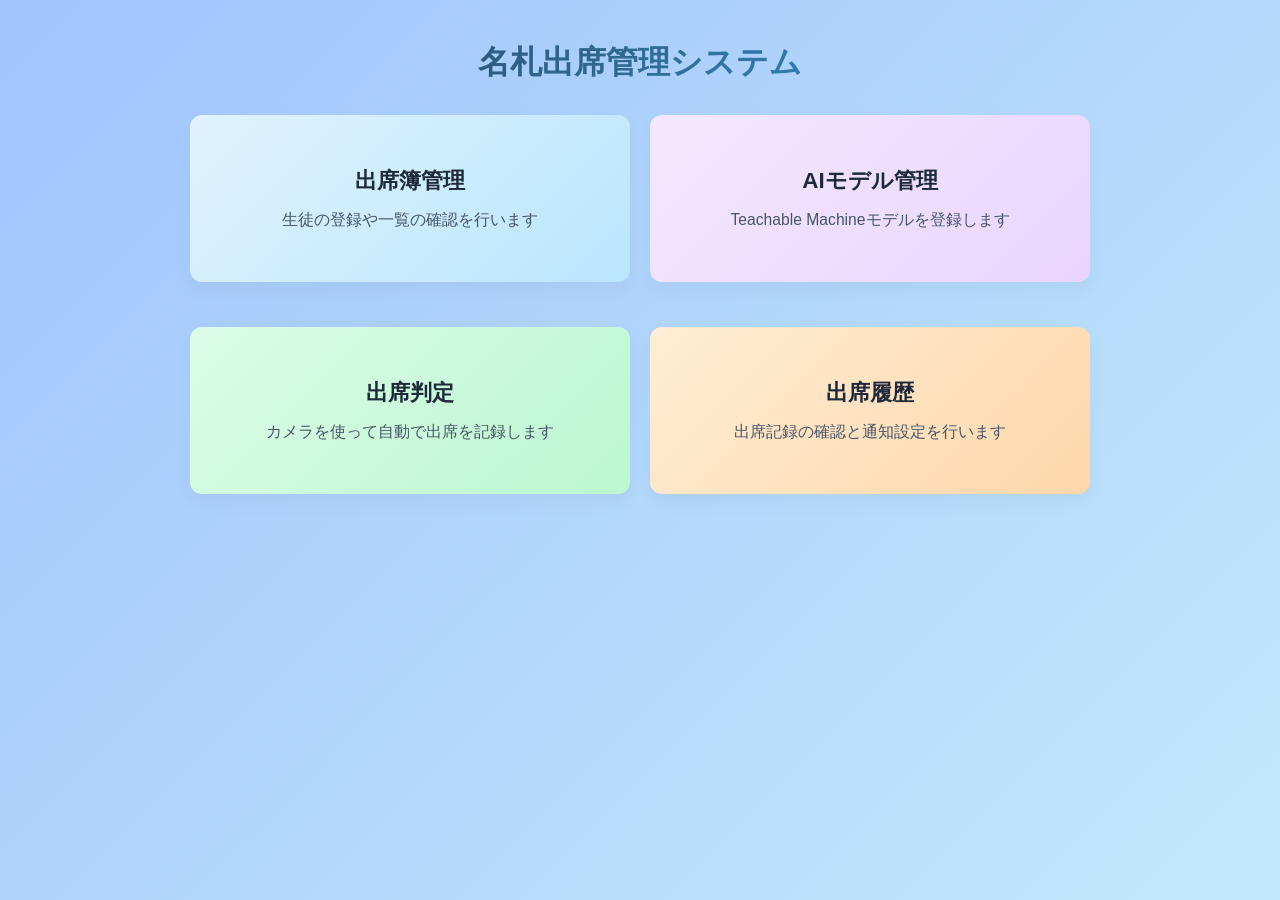
<file: index.html>
<!DOCTYPE html>
<html lang="ja">
<head>
<meta charset="UTF-8">
<title>名札出席管理システム</title>

<link rel="stylesheet" href="style.css">
</head>

<body>

<div class="container">

<h1>名札出席管理システム</h1>

<div class="menu">


<a class="card menu-card card-students" href="students.html">
    <h3>出席簿管理</h3>
    <p>生徒の登録や一覧の確認を行います</p>
</a>

<a class="card menu-card card-model" href="model.html">
    <h3>AIモデル管理</h3>
    <p>Teachable Machineモデルを登録します</p>
</a>

<a class="card menu-card card-attendance" href="attendance.html">
    <h3>出席判定</h3>
    <p>カメラを使って自動で出席を記録します</p>
</a>

<a class="card menu-card card-history" href="history.html">
    <h3>出席履歴</h3>
    <p>出席記録の確認と通知設定を行います</p>
</a>


</div>

</div>

</body>
</html>
</file>
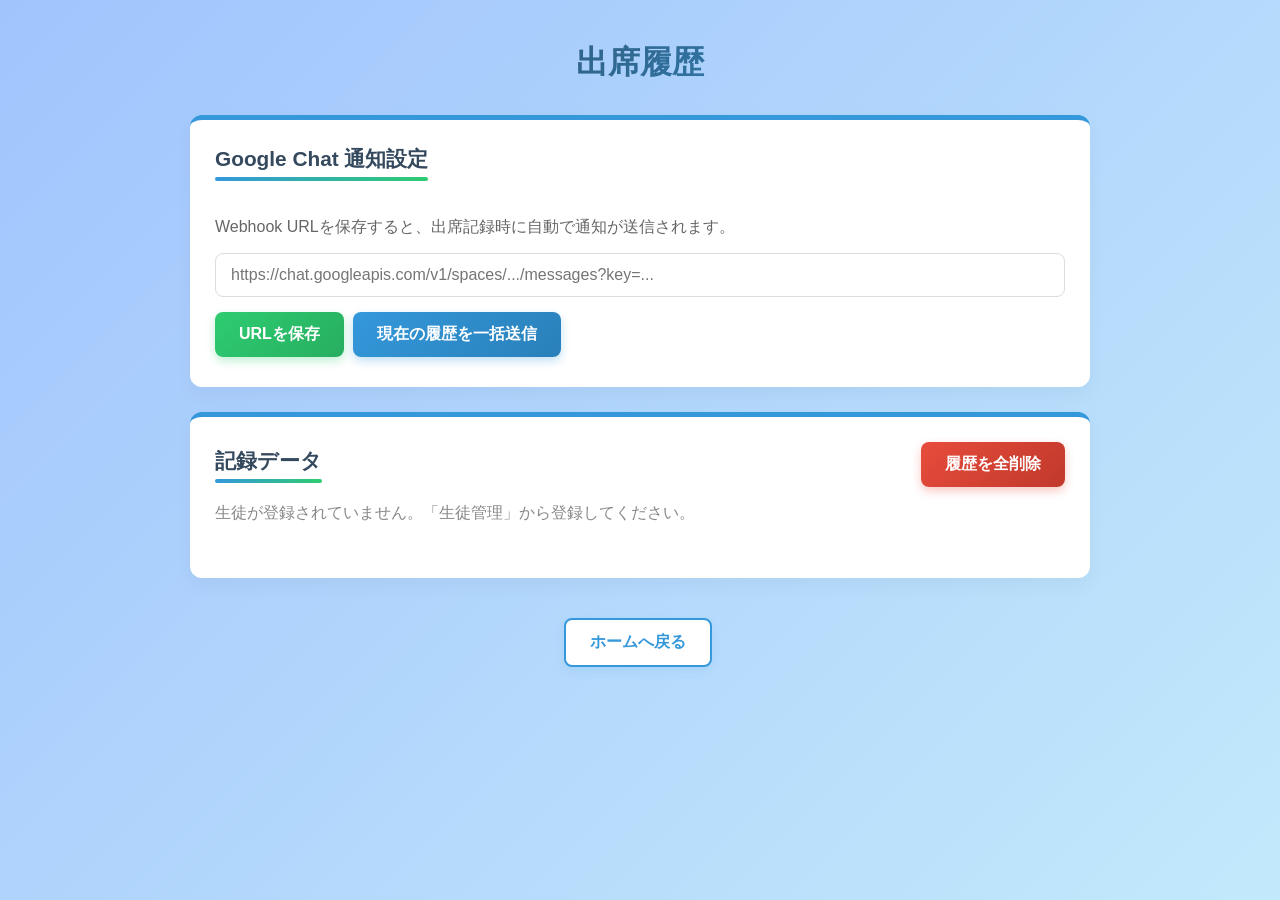
<file: history.html>
<!DOCTYPE html>
<html lang="ja">
<head>
<meta charset="UTF-8">
<meta name="viewport" content="width=device-width, initial-scale=1.0">

<title>出席履歴</title>

<link rel="stylesheet" href="style.css">
</head>

<body>

<div class="container">

    <h1>出席履歴</h1>

    <div class="card left-align">
        <h2>Google Chat 通知設定</h2>
        <p style="color: #666; margin-bottom: 15px;">Webhook URLを保存すると、出席記録時に自動で通知が送信されます。</p>
        <input type="text" id="webhookUrl" placeholder="https://chat.googleapis.com/v1/spaces/.../messages?key=...">
        <div>
            <button onclick="saveWebhookUrl()" class="btn-success">URLを保存</button>
            <button onclick="sendToGoogleChat()" class="btn-primary">現在の履歴を一括送信</button>
        </div>
    </div>

    <div class="card left-align">
        <div style="display: flex; justify-content: space-between; align-items: center; margin-bottom: 15px;">
            <h2 style="margin: 0; border: none;">記録データ</h2>
            <button onclick="clearHistory()" class="btn-danger" style="margin: 0;">履歴を全削除</button>
        </div>
        <div id="history-list" style="min-height: 50px;"></div>
    </div>

    <div class="back-link-container">
        <a href="index.html" class="btn btn-outline">ホームへ戻る</a>
    </div>

</div>

<script src="script.js"></script>
<script>
document.addEventListener('DOMContentLoaded', () => {
    const savedUrl = localStorage.getItem('googleChatWebhookUrl');
    if (savedUrl) {
        document.getElementById('webhookUrl').value = savedUrl;
    }
});

function saveWebhookUrl() {
    const webhookUrl = document.getElementById('webhookUrl').value.trim();
    if (webhookUrl) {
        localStorage.setItem('googleChatWebhookUrl', webhookUrl);
        alert('Webhook URLを保存しました。以降、出席記録時に自動で通知されます。');
    } else {
        localStorage.removeItem('googleChatWebhookUrl');
        alert('Webhook URLの設定を解除しました。');
    }
}

function sendToGoogleChat() {
    const webhookUrl = document.getElementById('webhookUrl').value;
    if (!webhookUrl) {
        alert('Webhook URLを入力してください。');
        return;
    }

    // 今日の日付を取得してフィルタリング
    const today = new Date().toLocaleDateString("ja-JP");
    const todayRecords = attendanceHistory.filter(record => record.date === today);

    let messageText = '';
    if (todayRecords.length === 0) {
        messageText = `本日（${today}）の出席者はありません。`;
    } else {
        const names = todayRecords.map(record => `・${record.name}`).join('\n');
        messageText = `【本日の出席者】\n${names}\n\n合計人数：${todayRecords.length}名`;
    }

    // Google Chat送信用データ
    const payload = {
        text: messageText
    };

    fetch(webhookUrl, {
        method: 'POST',
        headers: {
            'Content-Type': 'application/json; charset=UTF-8',
        },
        body: JSON.stringify(payload)
    })
    .then(response => {
        if (response.ok) {
            alert('Google Chatへ通知を送信しました。');
        } else {
            alert('通知の送信に失敗しました。HTTPステータス: ' + response.status);
        }
    })
    .catch(error => {
        console.error('Error:', error);
        alert('通信エラーが発生しました。URLが正しいか確認してください。');
    });
}
</script>

</body>
</html>
</file>
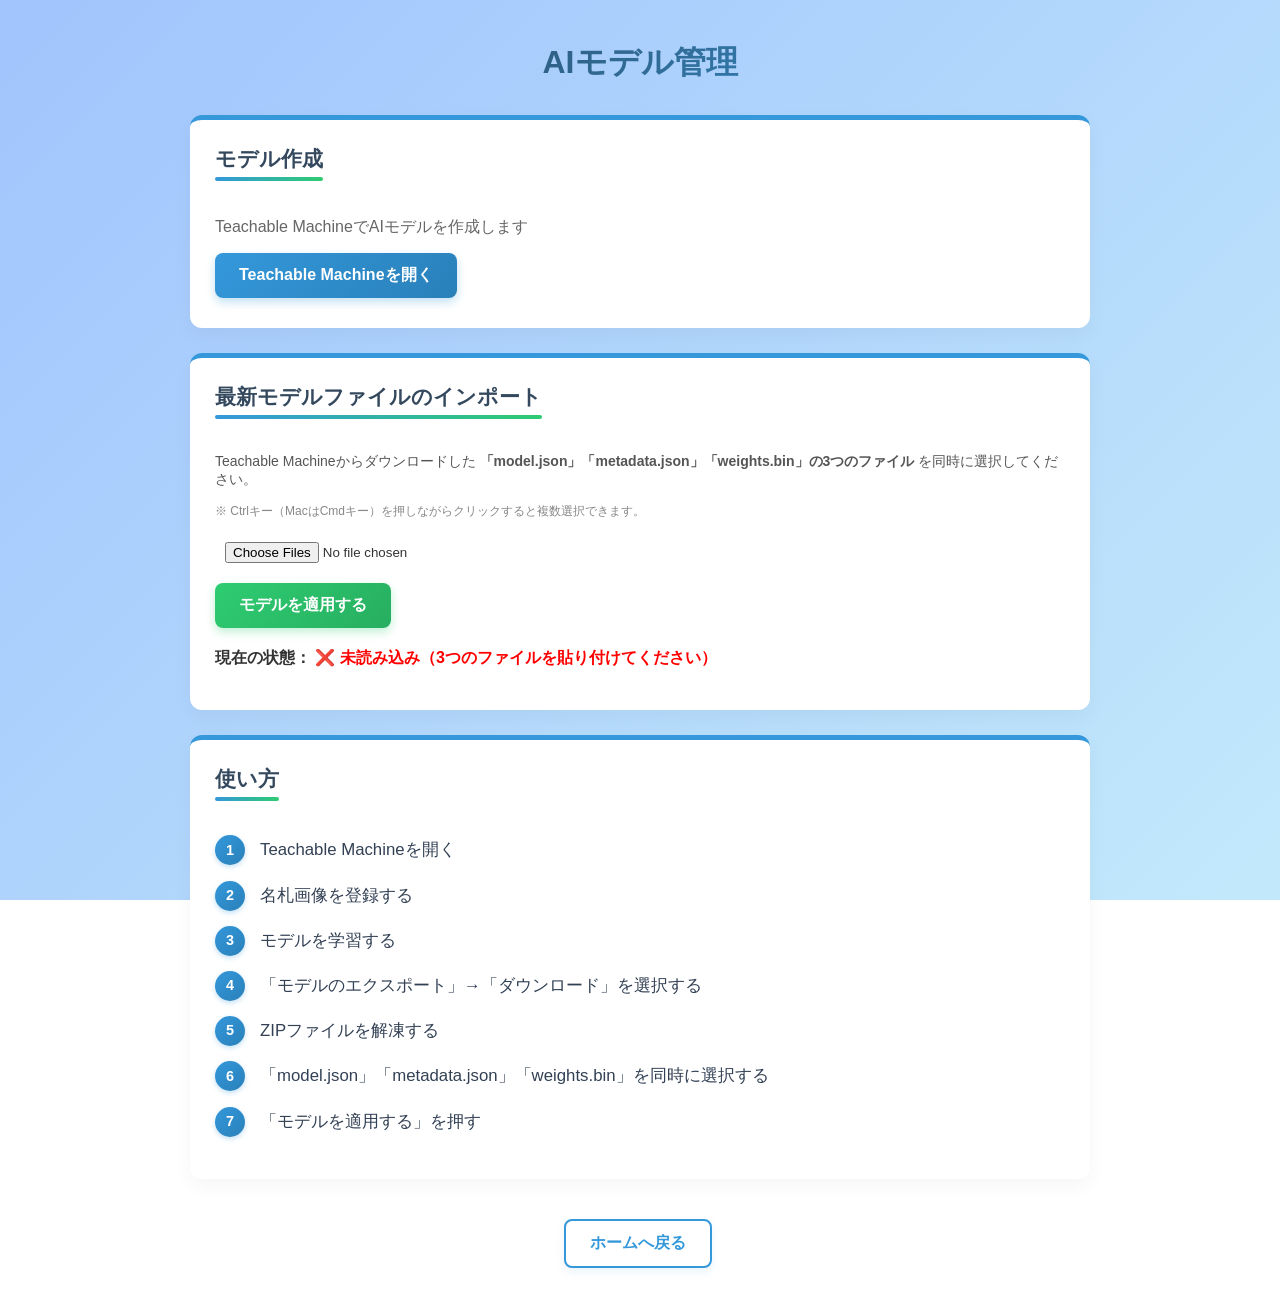
<file: model.html>
<!DOCTYPE html>
<html lang="ja">
<head>
<meta charset="UTF-8">
<meta name="viewport" content="width=device-width, initial-scale=1.0">
<title>AIモデル管理</title>

<link rel="stylesheet" href="style.css">
</head>

<body>

<div class="container">

    <h1>AIモデル管理</h1>

<div class="card left-align">

    <h2>モデル作成</h2>

    <p style="color: #666; margin-bottom: 15px;">
        Teachable MachineでAIモデルを作成します
    </p>

    <button onclick="openTeachableMachine()" class="btn-primary">
        Teachable Machineを開く
    </button>

</div>

<div class="card left-align" id="model-upload-section">

    <h2>最新モデルファイルのインポート</h2>

    <p style="font-size:14px; color:#555;">
        Teachable Machineからダウンロードした
        <strong>「model.json」「metadata.json」「weights.bin」の3つのファイル</strong>
        を同時に選択してください。
    </p>

    <p style="font-size:12px; color:#888;">
        ※ Ctrlキー（MacはCmdキー）を押しながらクリックすると複数選択できます。
    </p>

    <input
        type="file"
        id="modelFiles"
        multiple
        style="padding:10px; margin-bottom:10px; width:90%;"
    >

    <button onclick="importModelFiles()" class="btn-success">
        モデルを適用する
    </button>

    <p style="margin-top:15px; font-weight:bold;">
        現在の状態：
        <span id="local-model-status">未読み込み</span>
    </p>

</div>

<div class="card left-align">

    <h2>使い方</h2>

    <ol class="step-list">
        <li>Teachable Machineを開く</li>
        <li>名札画像を登録する</li>
        <li>モデルを学習する</li>
        <li>「モデルのエクスポート」→「ダウンロード」を選択する</li>
        <li>ZIPファイルを解凍する</li>
        <li>「model.json」「metadata.json」「weights.bin」を同時に選択する</li>
        <li>「モデルを適用する」を押す</li>
    </ol>

</div>

<div class="back-link-container">
    <a href="index.html" class="btn btn-outline">
        ホームへ戻る
    </a>
</div>

</div>

<script src="script.js"></script>

</body>
</html>
</file>
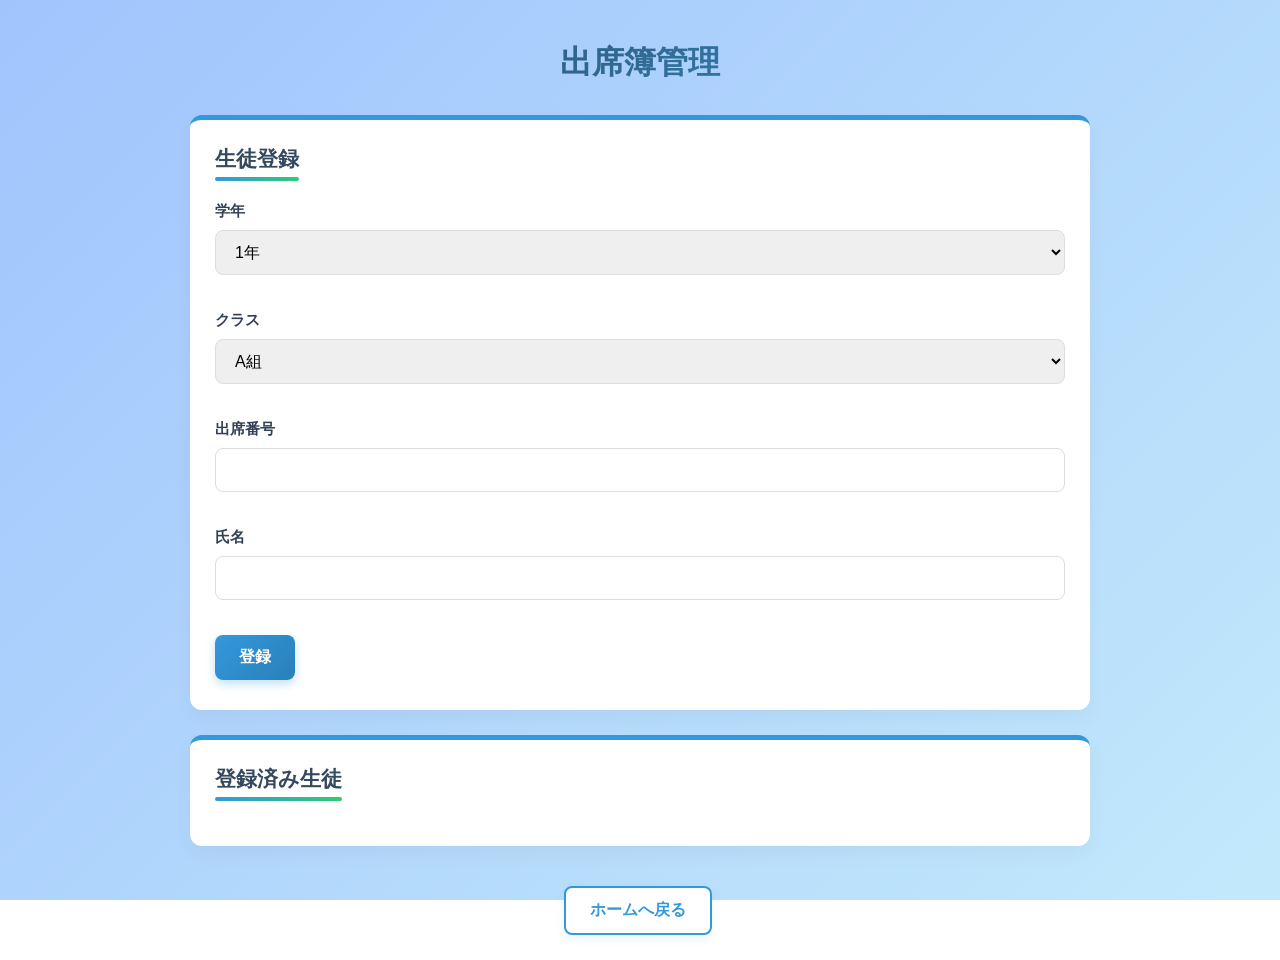
<file: students.html>
<!DOCTYPE html>
<html lang="ja">
<head>
<meta charset="UTF-8">
<title>出席簿管理</title>

<link rel="stylesheet" href="style.css">
</head>

<body>

<div class="container">

<h1>出席簿管理</h1>


<div class="card left-align">
<h2>生徒登録</h2>
<div class="form-group">
    <label>学年</label>
    <select id="grade">
        <option value="1">1年</option>
        <option value="2">2年</option>
        <option value="3">3年</option>
    </select>
</div>

<div class="form-group">
    <label>クラス</label>
    <select id="class">
        <option value="A">A組</option>
        <option value="B">B組</option>
        <option value="C">C組</option>
    </select>
</div>

<div class="form-group">
    <label>出席番号</label>
    <input type="number" id="number">
</div>

<div class="form-group">
    <label>氏名</label>
    <input type="text" id="name">
</div>

<button onclick="addStudent()" class="btn-primary">
登録
</button>
</div>

<div class="card left-align">
<h2>登録済み生徒</h2>

<div id="student-list"></div>
</div>

<div class="back-link-container">
    <a href="index.html" class="btn btn-outline">ホームへ戻る</a>
</div>



</div>

<script src="script.js"></script>

</body>
</html>
</file>
<file: style.css>
body{
 
    font-family: 'Helvetica Neue', Arial, "Yu Gothic", sans-serif;
    background: linear-gradient(135deg, #a1c4fd 0%, #c2e9fb 100%);
    background-attachment: fixed;
    color: #333;

   
    margin:0;
    padding:20px;
}

.container{
    max-width:900px;
    margin:auto;
}

h1{
    text-align:center;

    color: transparent;
    background: linear-gradient(135deg, #2c3e50, #3498db);
    -webkit-background-clip: text;
    font-weight: 800;
    margin-bottom: 30px;
}

h2{
    color: #34495e;
    position: relative;
    display: inline-block;
    padding-bottom: 8px;
    margin-top: 0;
    margin-bottom: 20px;
    font-size: 1.3rem;
}
h2::after {
    content: '';
    position: absolute;
    left: 0;
    bottom: 0;
    width: 100%;
    height: 4px;
    background: linear-gradient(90deg, #3498db, #2ecc71);
    border-radius: 2px;

}

.menu{
    display:grid;
    grid-template-columns:1fr 1fr;
    gap:20px;
    margin-top:30px;
}

.card{

    background: #ffffff;
    padding: 25px;
    border-radius: 12px;
    text-align:center;
    text-decoration:none;
    color: #333;
    box-shadow: 0 8px 20px rgba(0, 0, 0, 0.04);
    border: none;
    border-top: 5px solid #3498db;
    transition: transform 0.3s ease, box-shadow 0.3s ease;
    margin-bottom: 25px;

}

.card:hover{
    transform:translateY(-3px);

    box-shadow: 0 12px 30px rgba(0, 0, 0, 0.08);
}

.card.left-align {
    text-align: left;
}

/* フォーム関連 */
input[type="text"],
input[type="number"],
select {
    width: 100%;
    padding: 12px 15px;
    border: 1px solid #dcdde1;
    border-radius: 8px;
    font-size: 1rem;
    box-sizing: border-box;
    margin-bottom: 15px;
    transition: border-color 0.3s, box-shadow 0.3s;
}

input:focus, select:focus {
    border-color: #3498db;
    outline: none;
    box-shadow: 0 0 0 3px rgba(52, 152, 219, 0.2);
}

/* ボタン関連 */
button, .btn {
    padding: 12px 24px;
    border: none;
    border-radius: 8px;
    font-size: 1rem;
    font-weight: bold;
    cursor: pointer;
    transition: background-color 0.2s, transform 0.1s;
    display: inline-flex;
    align-items: center;
    justify-content: center;
    text-decoration: none;
    color: white;
    background-color: #95a5a6;
    margin-right: 5px;
    margin-bottom: 5px;
}

button:active, .btn:active { transform: scale(0.98); }

.btn-primary { background: linear-gradient(135deg, #3498db, #2980b9); box-shadow: 0 4px 10px rgba(52, 152, 219, 0.3); }
.btn-primary:hover { background: linear-gradient(135deg, #2980b9, #2471a3); box-shadow: 0 6px 15px rgba(52, 152, 219, 0.4); }

.btn-success { background: linear-gradient(135deg, #2ecc71, #27ae60); box-shadow: 0 4px 10px rgba(46, 204, 113, 0.3); }
.btn-success:hover { background: linear-gradient(135deg, #27ae60, #219150); box-shadow: 0 6px 15px rgba(46, 204, 113, 0.4); }

.btn-danger { background: linear-gradient(135deg, #e74c3c, #c0392b); box-shadow: 0 4px 10px rgba(231, 76, 60, 0.3); }
.btn-danger:hover { background: linear-gradient(135deg, #c0392b, #a93226); box-shadow: 0 6px 15px rgba(231, 76, 60, 0.4); }

.btn-outline { background-color: #ffffff; color: #3498db; border: 2px solid #3498db; box-shadow: 0 4px 10px rgba(52, 152, 219, 0.1); }
.btn-outline:hover { background: linear-gradient(135deg, #3498db, #2980b9); color: white; border-color: transparent; }

.back-link-container { text-align: center; margin-top: 40px; }

/* メニューカード（index.html）特有のスタイル */
.menu-card {
    display: flex;
    flex-direction: column;
    align-items: center;
    justify-content: center;
    padding: 50px 20px;
    border: none;
}

/* 各メニューカードのグラデーション背景 */
.card-students { background: linear-gradient(135deg, #e0f2fe 0%, #bae6fd 100%); }
.card-model { background: linear-gradient(135deg, #f3e8ff 0%, #e9d5ff 100%); }
.card-attendance { background: linear-gradient(135deg, #dcfce7 0%, #bbf7d0 100%); }
.card-history { background: linear-gradient(135deg, #ffedd5 0%, #fed7aa 100%); }

.card-students:hover { box-shadow: 0 12px 30px rgba(56, 189, 248, 0.3); }
.card-model:hover { box-shadow: 0 12px 30px rgba(192, 132, 252, 0.3); }
.card-attendance:hover { box-shadow: 0 12px 30px rgba(74, 222, 128, 0.3); }
.card-history:hover { box-shadow: 0 12px 30px rgba(251, 146, 60, 0.3); }

.menu-card h3 {
    margin: 0 0 12px 0;
    color: #1e293b;
    font-size: 1.4rem;
    transition: transform 0.3s ease;
}

.menu-card:hover h3 {
    transform: scale(1.05);
}

.menu-card p {
    margin: 0;
    color: #475569;
    font-size: 0.98rem;
    line-height: 1.5;
}

/* --- 各ページのコンテンツ装飾 --- */

/* リストアイテム（JavaScriptで生成される要素） */
#student-list > div, #history-list > div {
    background: #ffffff;
    border: 1px solid #e2e8f0;
    border-left: 4px solid #3498db;
    padding: 15px 20px;
    border-radius: 8px;
    margin-bottom: 12px;
    display: flex;
    justify-content: space-between;
    align-items: center;
    box-shadow: 0 2px 6px rgba(0, 0, 0, 0.03);
    transition: transform 0.2s ease, box-shadow 0.2s ease;
    color: #475569;
}

#student-list > div:hover, #history-list > div:hover {
    transform: translateY(-2px);
    box-shadow: 0 6px 15px rgba(0, 0, 0, 0.06);
    border-color: #cbd5e1;
}

/* フォームのグループ化（students.html） */
.form-group {
    margin-bottom: 20px;
}

.form-group label {
    display: block;
    margin-bottom: 8px;
    font-weight: bold;
    color: #334155;
    font-size: 0.95rem;
}

/* 出席判定画面特有のスタイル（attendance.html） */
#camera {
    display: flex;
    justify-content: center;
    margin: 20px 0;
    border-radius: 12px;
    overflow: hidden;
    background: #f8fafc;
    min-height: 100px;
}

#result-box {
    padding: 20px;
    border-radius: 12px;
    font-size: 1.5rem;
    font-weight: bold;
    text-align: center;
    margin: 0;
    transition: all 0.3s ease;
}

/* ステータスカラー */
.ok { background: linear-gradient(135deg, #10b981, #059669) !important; color: white !important; box-shadow: 0 4px 12px rgba(16, 185, 129, 0.3); border: none; }
.ng { background: linear-gradient(135deg, #ef4444, #dc2626) !important; color: white !important; box-shadow: 0 4px 12px rgba(239, 68, 68, 0.3); border: none; }
.warn { background: linear-gradient(135deg, #f59e0b, #d97706) !important; color: white !important; box-shadow: 0 4px 12px rgba(245, 158, 11, 0.3); border: none; }
.wait { background: linear-gradient(135deg, #94a3b8, #64748b) !important; color: white !important; box-shadow: 0 4px 12px rgba(148, 163, 184, 0.3); border: none; }

/* 判定結果グリッド */
.info-grid {
    display: grid;
    grid-template-columns: 1fr 1fr;
    gap: 15px;
}

.info-grid p {
    margin: 0;
    padding: 15px;
    background: #f8fafc;
    border-radius: 8px;
    border: 1px solid #e2e8f0;
    color: #475569;
    font-weight: bold;
    display: flex;
    justify-content: space-between;
    align-items: center;
}

.badge {
    background: #e0f2fe;
    color: #0369a1;
    padding: 4px 12px;
    border-radius: 20px;
    font-size: 1rem;
}

/* 手順リスト（model.html用） */
.step-list {
    counter-reset: step-counter;
    list-style: none;
    padding: 0;
}

.step-list li {
    position: relative;
    padding-left: 45px;
    margin-bottom: 20px;
    color: #334155;
    font-size: 1.05rem;
    line-height: 1.5;
}

.step-list li::before {
    counter-increment: step-counter;
    content: counter(step-counter);
    position: absolute;
    left: 0;
    top: -2px;
    width: 30px;
    height: 30px;
    background: linear-gradient(135deg, #3498db, #2980b9);
    color: white;
    border-radius: 50%;
    display: flex;
    align-items: center;
    justify-content: center;
    font-weight: bold;
    font-size: 0.9rem;
    box-shadow: 0 2px 5px rgba(52, 152, 219, 0.3);

}
</file>
